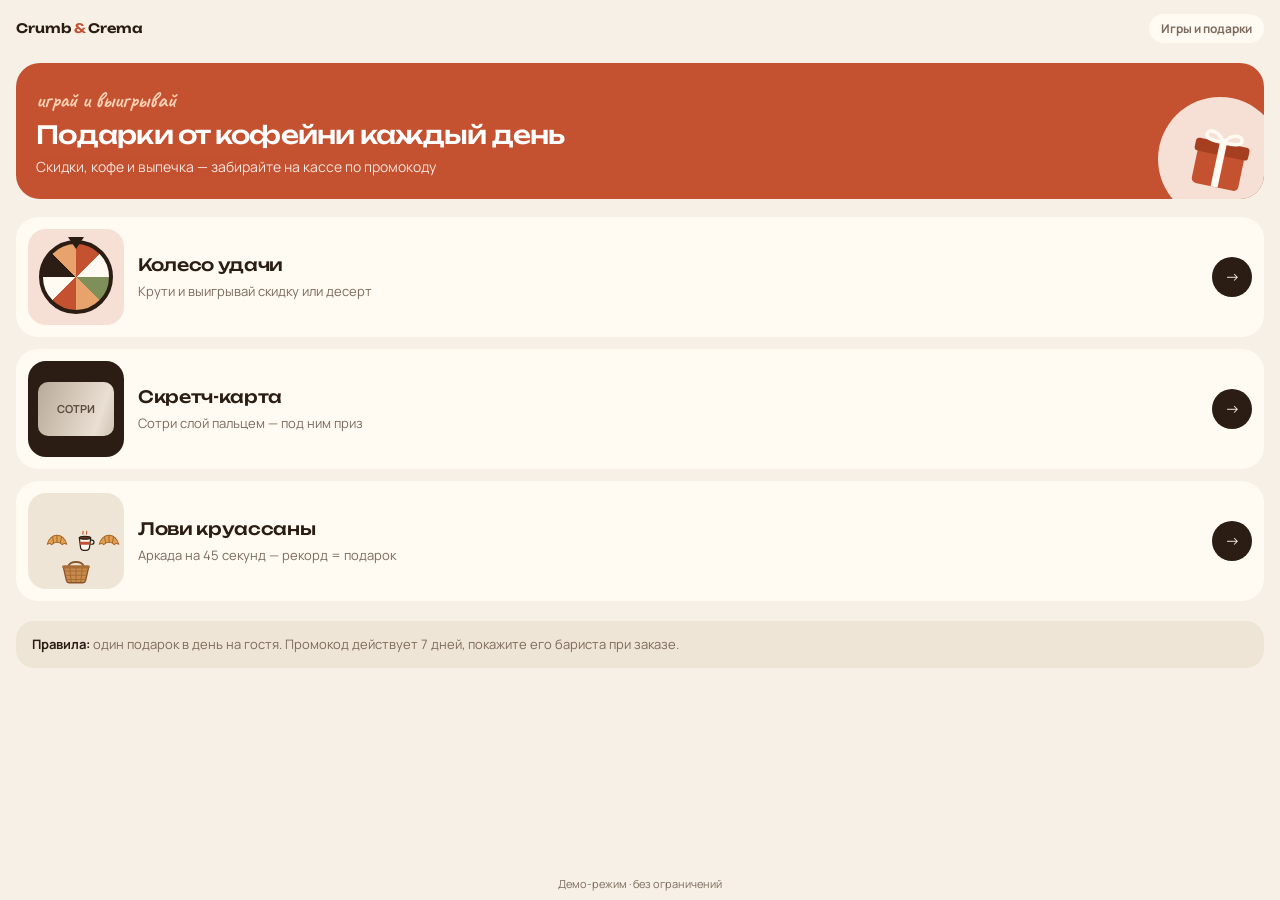
<file: games/index.html>
<!doctype html>
<html lang="ru">
<head>
<meta charset="utf-8">
<meta name="viewport" content="width=device-width, initial-scale=1, maximum-scale=1, viewport-fit=cover">
<title>CRUMB & CREMA — игры и подарки</title>
<script src="https://telegram.org/js/telegram-web-app.js"></script>
<link rel="preconnect" href="https://fonts.googleapis.com">
<link rel="preconnect" href="https://fonts.gstatic.com" crossorigin>
<link href="https://fonts.googleapis.com/css2?family=Unbounded:wght@500;600&family=Manrope:wght@400;500;600;700&family=Caveat:wght@700&display=swap" rel="stylesheet">
<link rel="stylesheet" href="common.css">
<style>
  body{padding-bottom:calc(40px + var(--safe-b))}
  .hero{margin:14px 16px 0;border-radius:24px;background:var(--accent);color:#fff;padding:22px 20px;position:relative;overflow:hidden}
  .hero .hand{color:#f8d0b4;font-size:22px}
  .hero h1{font-family:var(--display);font-weight:500;font-size:25px;line-height:1.1;letter-spacing:-.03em;margin-top:4px;max-width:78%}
  .hero p{opacity:.85;font-size:14px;margin-top:8px;max-width:72%}
  .hero .gift{position:absolute;right:-18px;bottom:-22px;width:124px;height:124px;border-radius:50%;background:#f6dfd4;display:grid;place-items:center;line-height:0;transform:rotate(12deg);animation:wiggle 3s ease-in-out infinite}
  @keyframes wiggle{0%,100%{transform:rotate(12deg)}50%{transform:rotate(2deg) translateY(-6px)}}
  .list{display:grid;gap:12px;padding:18px 16px 0}
  .card{display:flex;gap:14px;align-items:center;background:var(--surface);border-radius:22px;padding:12px;position:relative;opacity:0;transform:translateY(16px);animation:rise .6s var(--ease) forwards;transition:transform .25s var(--ease)}
  .card:active{transform:scale(.97)}
  .card:nth-child(2){animation-delay:.08s}
  .card:nth-child(3){animation-delay:.16s}
  @keyframes rise{to{opacity:1;transform:none}}
  .art{width:96px;height:96px;flex:none;border-radius:18px;overflow:hidden;position:relative;display:grid;place-items:center}
  .card b{display:block;font-family:var(--display);font-weight:500;font-size:17px;letter-spacing:-.02em}
  .card small{display:block;color:var(--muted);font-size:13px;margin-top:4px}
  .card .go{margin-left:auto;width:40px;height:40px;flex:none;border-radius:50%;background:var(--ink);color:var(--bg);display:grid;place-items:center}
  .done{position:absolute;right:12px;top:10px;font-size:11px;font-weight:700;color:var(--sage)}

  /* tiny animated previews */
  .a-wheel{background:#f6dfd4}
  .a-wheel .w{width:74px;height:74px;border-radius:50%;background:conic-gradient(#c4512f 0 45deg,#fffaf2 0 90deg,#7f8f5a 0 135deg,#e7a36b 0 180deg,#c4512f 0 225deg,#fffaf2 0 270deg,#2b1d14 0 315deg,#e7a36b 0);border:4px solid #2b1d14;animation:spin 6s cubic-bezier(.4,0,.2,1) infinite}
  .a-wheel::after{content:"";position:absolute;top:8px;left:50%;transform:translateX(-50%);border:8px solid transparent;border-top:12px solid #2b1d14}
  @keyframes spin{to{transform:rotate(1080deg)}}
  .a-scratch{background:#2b1d14}
  .a-scratch .s{width:76px;height:54px;border-radius:10px;background:linear-gradient(110deg,#b9aa99 0%,#e9dfd2 40%,#b9aa99 60%,#d5c9bb 100%);background-size:220% 100%;animation:shine 2.4s linear infinite;display:grid;place-items:center;font-size:11px;font-weight:700;color:#5b4c3f}
  @keyframes shine{to{background-position:-220% 0}}
  .a-catch{background:#efe5d6}
  .a-catch span{position:absolute;line-height:0;animation:drop 2.2s linear infinite}
  .a-catch span:nth-child(1){left:16px;animation-delay:0s}
  .a-catch span:nth-child(2){left:44px;animation-delay:.7s}
  .a-catch span:nth-child(3){left:68px;animation-delay:1.4s}
  .a-catch .basket{position:absolute;top:auto;bottom:2px;left:50%;transform:translateX(-50%);animation:slide 2.2s ease-in-out infinite}
  @keyframes drop{from{top:-30px}to{top:100px}}
  @keyframes slide{50%{transform:translateX(-80%)}}
  .rules{margin:20px 16px 0;background:var(--surface-2);border-radius:18px;padding:14px 16px;font-size:13px;color:var(--muted)}
  .rules b{color:var(--ink)}
</style>
</head>
<body>
  <div class="g-top">
    <span class="g-logo">Crumb <i>&amp;</i> Crema</span>
    <span class="g-badge" id="hello">Игры и подарки</span>
  </div>
  <div class="hero">
    <span class="hand">играй и выигрывай</span>
    <h1>Подарки от кофейни каждый день</h1>
    <p>Скидки, кофе и выпечка — забирайте на кассе по промокоду</p>
    <span class="gift" data-art="gift"></span>
  </div>
  <div class="list">
    <a class="card" href="wheel.html" data-game="wheel"><span class="art a-wheel"><span class="w"></span></span><span><b>Колесо удачи</b><small>Крути и выигрывай скидку или десерт</small></span><span class="go">→</span></a>
    <a class="card" href="scratch.html" data-game="scratch"><span class="art a-scratch"><span class="s">СОТРИ</span></span><span><b>Скретч-карта</b><small>Сотри слой пальцем — под ним приз</small></span><span class="go">→</span></a>
    <a class="card" href="catch.html" data-game="catch"><span class="art a-catch"><span data-art="croissant"></span><span data-art="cup"></span><span data-art="croissant"></span><span class="basket" data-art="basket"></span></span><span><b>Лови круассаны</b><small>Аркада на 45 секунд — рекорд = подарок</small></span><span class="go">→</span></a>
  </div>
  <div class="rules"><b>Правила:</b> один подарок в день на гостя. Промокод действует 7 дней, покажите его бариста при заказе.</div>

<script src="common.js"></script>
<script>
  const name = (GAME.tg && GAME.tg.initDataUnsafe && GAME.tg.initDataUnsafe.user && GAME.tg.initDataUnsafe.user.first_name) || (GAME.params.get('name') || '').split(' ')[0];
  if (name) document.getElementById('hello').textContent = `Привет, ${name}!`;
  document.querySelectorAll('[data-art]').forEach(el => { el.innerHTML = GAME.art(el.dataset.art, el.classList.contains('gift') ? 76 : el.classList.contains('basket') ? 34 : 26); });
  document.querySelectorAll('.card').forEach(c => {
    c.href = GAME.link(c.getAttribute('href'));
    if (GAME.playedToday(c.dataset.game)) c.insertAdjacentHTML('beforeend', '<span class="done">сыграно сегодня</span>');
  });
</script>
</body>
</html>
</file>
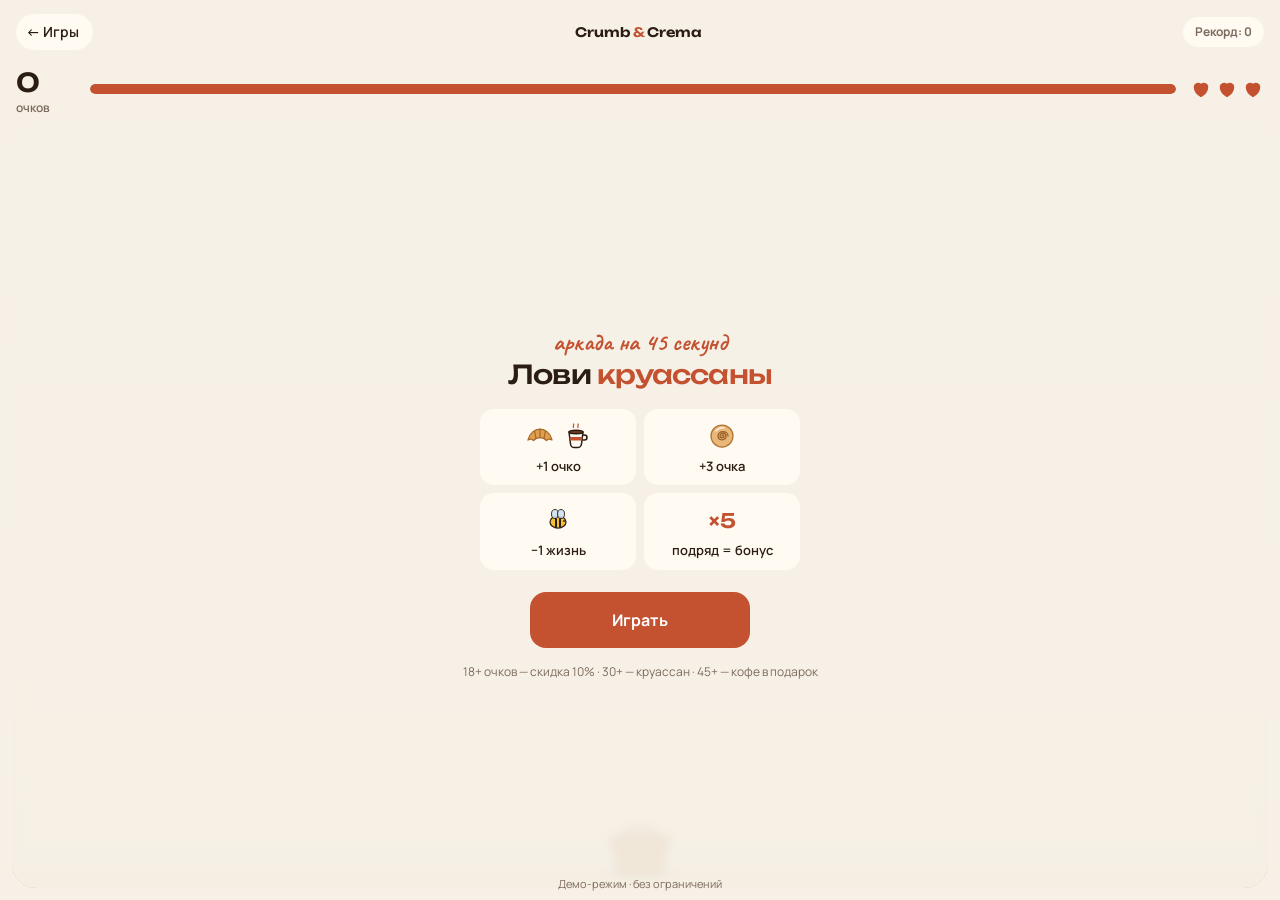
<file: games/catch.html>
<!doctype html>
<html lang="ru">
<head>
<meta charset="utf-8">
<meta name="viewport" content="width=device-width, initial-scale=1, maximum-scale=1, viewport-fit=cover">
<title>Лови круассаны — CRUMB & CREMA</title>
<script src="https://telegram.org/js/telegram-web-app.js"></script>
<link rel="preconnect" href="https://fonts.googleapis.com">
<link rel="preconnect" href="https://fonts.gstatic.com" crossorigin>
<link href="https://fonts.googleapis.com/css2?family=Unbounded:wght@500;600&family=Manrope:wght@400;500;600;700&family=Caveat:wght@700&display=swap" rel="stylesheet">
<link rel="stylesheet" href="common.css">
<style>
  body{overflow:hidden;height:100%}
  .wrap{position:fixed;inset:0;display:flex;flex-direction:column}
  .hud{display:flex;align-items:center;gap:10px;padding:8px 16px 10px}
  .score{font-family:var(--display);font-weight:600;font-size:26px;min-width:64px}
  .score small{font-family:'Manrope',sans-serif;font-size:12px;color:var(--muted);font-weight:600;display:block;line-height:1}
  .timer{flex:1;height:10px;border-radius:10px;background:var(--surface-2);overflow:hidden}
  .timer i{display:block;height:100%;width:100%;background:var(--accent);border-radius:10px;transform-origin:left}
  .lives{display:flex;gap:4px;justify-content:flex-end;min-width:78px}.lives svg{width:22px;height:22px}
  .field{position:relative;flex:1;margin:0 12px calc(12px + var(--safe-b));border-radius:24px;overflow:hidden;background:linear-gradient(180deg,#fffaf2 0%,#f3e7d5 100%);box-shadow:inset 0 0 0 2px rgba(43,29,20,.06)}
  canvas{position:absolute;inset:0;width:100%;height:100%;touch-action:none}
  .overlay{position:absolute;inset:0;display:flex;flex-direction:column;align-items:center;justify-content:center;text-align:center;padding:24px;background:rgba(246,240,230,.92);backdrop-filter:blur(4px);-webkit-backdrop-filter:blur(4px);transition:opacity .4s;z-index:2}
  .overlay.off{opacity:0;pointer-events:none}
  .overlay h2{font-family:var(--display);font-weight:500;font-size:26px;letter-spacing:-.03em;line-height:1.1}
  .overlay h2 span{color:var(--accent)}
  .rules{display:grid;grid-template-columns:1fr 1fr;gap:8px;margin:20px 0 22px;width:min(100%,320px)}
  .rules div{background:var(--surface);border-radius:14px;padding:10px;font-size:13px;font-weight:600}
  .rules .ri{display:flex;justify-content:center;gap:4px;height:34px;align-items:center;margin-bottom:4px}.rules .x5{font-family:var(--display);font-weight:600;font-size:20px;color:var(--accent)}
  .tiers{font-size:12px;color:var(--muted);margin-top:14px;line-height:1.7}
  .count{font-family:var(--display);font-weight:600;font-size:96px;color:var(--accent);animation:cnt .9s var(--ease)}
  @keyframes cnt{0%{transform:scale(2);opacity:0}40%{transform:scale(1);opacity:1}100%{opacity:.2}}
  .flash{position:absolute;inset:0;pointer-events:none;box-shadow:inset 0 0 0 0 rgba(217,54,62,0);transition:box-shadow .3s;z-index:1}
  .flash.on{box-shadow:inset 0 0 60px 10px rgba(217,54,62,.55);transition:none}
  .best{font-size:13px;color:var(--muted);margin-top:4px}
</style>
</head>
<body>
<div class="wrap">
  <div class="g-top"><a class="g-back" href="index.html">← Игры</a><span class="g-logo">Crumb <i>&amp;</i> Crema</span><span class="g-badge" id="bestBadge">Рекорд: 0</span></div>
  <div class="hud">
    <div class="score" id="score">0<small>очков</small></div>
    <div class="timer"><i id="timer"></i></div>
    <div class="lives" id="lives"></div>
  </div>
  <div class="field" id="field">
    <canvas id="cv"></canvas>
    <div class="flash" id="flash"></div>
    <div class="overlay" id="overlay">
      <span class="hand" style="font-size:24px">аркада на 45 секунд</span>
      <h2>Лови <span>круассаны</span></h2>
      <div class="rules">
        <div><span class="ri" data-art="croissant cup"></span>+1 очко</div>
        <div><span class="ri" data-art="swirl"></span>+3 очка</div>
        <div><span class="ri" data-art="bee"></span>−1 жизнь</div>
        <div><span class="ri"><b class="x5">×5</b></span>подряд = бонус</div>
      </div>
      <button class="btn" id="playBtn" style="min-width:220px">Играть</button>
      <p class="tiers">18+ очков — скидка 10% · 30+ — круассан · 45+ — кофе в подарок</p>
      <p class="best" id="bestLine"></p>
    </div>
  </div>
</div>

<script src="common.js"></script>
<script>
(() => {
  GAME.setupBack(true);
  const field = document.getElementById('field'), cv = document.getElementById('cv'), ctx = cv.getContext('2d');
  const overlay = document.getElementById('overlay'), playBtn = document.getElementById('playBtn');
  const $score = document.getElementById('score'), $timer = document.getElementById('timer'), $lives = document.getElementById('lives');
  const GAME_TIME = 45;
  const TYPES = [
    { kind: 'croissant', pts: 1, w: 50 },
    { kind: 'cup', pts: 1, w: 30 },
    { kind: 'swirl', pts: 3, w: 8, gold: true },
    { kind: 'bee', bad: true, w: 14 }
  ];
  const SPRITE = Object.fromEntries(['croissant', 'cup', 'swirl', 'bee', 'basket'].map(k => [k, GAME.artImage(k)]));
  document.querySelectorAll('.ri[data-art]').forEach(el => { el.innerHTML = el.dataset.art.split(' ').map(a => GAME.art(a, 32)).join(''); });
  const HEART = on => `<svg viewBox="0 0 24 24"><path d="M12 20s-7-4.4-7-10a4 4 0 0 1 7-2.6A4 4 0 0 1 19 10c0 5.6-7 10-7 10Z" fill="${on ? '#c4512f' : 'none'}" stroke="${on ? '#c4512f' : '#c9b9a8'}" stroke-width="1.8" stroke-linejoin="round"/></svg>`;
  const renderLives = () => { $lives.innerHTML = [0, 1, 2].map(i => HEART(i < Math.max(0, lives))).join(''); };
  const storeGet = k => { try { return +localStorage.getItem(k) || 0; } catch (e) { return 0; } };
  const storeSet = (k, v) => { try { localStorage.setItem(k, v); } catch (e) {} };
  let best = storeGet('cc-catch-best');
  const showBest = () => {
    document.getElementById('bestBadge').textContent = `Рекорд: ${best}`;
    const line = document.getElementById('bestLine'); // lives in the start screen, which the countdown replaces
    if (line) line.textContent = best ? `Ваш рекорд: ${best}` : '';
  };
  showBest();

  let W = 0, H = 0, dpr = 1;
  function resize() {
    const r = field.getBoundingClientRect();
    dpr = Math.min(2, devicePixelRatio || 1);
    W = r.width; H = r.height;
    cv.width = W * dpr; cv.height = H * dpr;
    ctx.setTransform(dpr, 0, 0, dpr, 0, 0);
  }
  resize();
  addEventListener('resize', resize);

  let running = false, items, parts, texts, score, lives, elapsed, spawnIn, px, tx, streak, shake, lastT, raf;
  const BASKET_Y = () => H - 46;

  function reset() {
    items = []; parts = []; texts = []; score = 0; lives = 3; elapsed = 0; spawnIn = .6; streak = 0; shake = 0;
    px = tx = W / 2;
    $score.innerHTML = '0<small>очков</small>'; renderLives(); $timer.style.transform = 'scaleX(1)';
  }

  function spawn() {
    const types = TYPES.map(t => t.bad ? { ...t, w: t.w + elapsed * .35 } : t); // more bees as time goes on
    const t = GAME.pick(types);
    const speed = (150 + elapsed * 5.5 + Math.random() * 70) * (H / 640);
    items.push({ ...t, x: 30 + Math.random() * (W - 60), y: -30, vy: speed, phase: Math.random() * 6, rot: (Math.random() - .5) * 1.2, spin: (Math.random() - .5) * 2 });
  }

  function burst(x, y, gold) {
    const colors = gold ? ['#e7a36b', '#ffd27a', '#c4512f'] : ['#d9a066', '#b97a3c', '#f0cf9b'];
    for (let i = 0; i < 12; i++) parts.push({ x, y, vx: (Math.random() - .5) * 240, vy: -Math.random() * 220 - 40, life: .7, c: colors[i % colors.length], r: 2 + Math.random() * 3 });
  }

  function catchItem(it) {
    if (it.bad) {
      lives--; streak = 0; shake = 14;
      renderLives();
      const f = document.getElementById('flash'); f.classList.add('on'); setTimeout(() => f.classList.remove('on'), 60);
      texts.push({ x: it.x, y: it.y, t: 'ой!', c: '#d9363e', life: .9 });
      GAME.haptic('n', 'error');
      if (lives <= 0) end();
      return;
    }
    streak++;
    let gain = it.pts;
    if (streak % 5 === 0) { gain += 2; texts.push({ x: W / 2, y: H * .35, t: `Комбо ×${streak / 5}  +2`, c: '#c4512f', life: 1.1, big: true }); GAME.haptic('n', 'success'); }
    else GAME.haptic('i', 'light');
    score += gain;
    $score.innerHTML = `${score}<small>очков</small>`;
    $score.animate([{ transform: 'scale(1.25)' }, { transform: 'scale(1)' }], { duration: 250 });
    texts.push({ x: it.x, y: it.y - 10, t: `+${it.pts}`, c: it.gold ? '#c4512f' : '#2b1d14', life: .8 });
    burst(it.x, it.y, it.gold);
  }

  function frame(t) {
    const dt = Math.min(.05, (t - lastT) / 1000); lastT = t;
    if (running) {
      elapsed += dt;
      $timer.style.transform = `scaleX(${Math.max(0, 1 - elapsed / GAME_TIME)})`;
      if (elapsed >= GAME_TIME) { end(); }
      spawnIn -= dt;
      if (spawnIn <= 0) { spawn(); spawnIn = Math.max(.32, .85 - elapsed * .012) * (.7 + Math.random() * .6); }
    }
    px += (tx - px) * Math.min(1, dt * 16);
    const by = BASKET_Y();
    items.forEach(it => {
      it.y += it.vy * dt;
      it.rot += it.spin * dt;
      if (it.bad) it.x += Math.sin(elapsed * 5 + it.phase) * 90 * dt; // bees zig-zag
      if (running && !it.hit && it.y > by - 34 && it.y < by + 8 && Math.abs(it.x - px) < 50) { it.hit = true; catchItem(it); }
    });
    items = items.filter(it => !it.hit && it.y < H + 40);
    parts.forEach(p => { p.vy += 600 * dt; p.x += p.vx * dt; p.y += p.vy * dt; p.life -= dt; });
    parts = parts.filter(p => p.life > 0);
    texts.forEach(s => { s.y -= 50 * dt; s.life -= dt; });
    texts = texts.filter(s => s.life > 0);
    shake *= .86;
    draw();
    raf = requestAnimationFrame(frame);
  }

  function draw() {
    ctx.save();
    ctx.clearRect(0, 0, W, H);
    if (shake > .5) ctx.translate((Math.random() - .5) * shake, (Math.random() - .5) * shake);
    // counter top at the bottom of the field
    ctx.fillStyle = '#e6d3ba'; ctx.fillRect(0, H - 18, W, 18);
    ctx.fillStyle = 'rgba(43,29,20,.08)'; for (let x = 0; x < W; x += 26) ctx.fillRect(x, H - 18, 1, 18);
    ctx.textAlign = 'center'; ctx.textBaseline = 'middle';
    // colour emoji take the fill alpha on some platforms (Chrome/Windows), so draw them with an opaque fill
    ctx.fillStyle = '#000';
    items.forEach(it => {
      ctx.save(); ctx.translate(it.x, it.y); ctx.rotate(it.rot);
      if (it.gold) { ctx.shadowColor = 'rgba(231,163,107,.9)'; ctx.shadowBlur = 18; }
      ctx.drawImage(SPRITE[it.kind], -22, -22, 44, 44);
      ctx.restore();
    });
    parts.forEach(p => { ctx.globalAlpha = Math.max(0, p.life / .7); ctx.fillStyle = p.c; ctx.beginPath(); ctx.arc(p.x, p.y, p.r, 0, 7); ctx.fill(); });
    ctx.globalAlpha = 1;
    // basket with a soft shadow
    const by = BASKET_Y();
    ctx.fillStyle = 'rgba(43,29,20,.15)'; ctx.beginPath(); ctx.ellipse(px, H - 16, 40, 7, 0, 0, 7); ctx.fill();
    ctx.drawImage(SPRITE.basket, px - 38, by - 34, 76, 76);
    texts.forEach(s => {
      ctx.globalAlpha = Math.min(1, s.life * 1.6);
      ctx.fillStyle = s.c; ctx.font = `${s.big ? 700 : 800} ${s.big ? 22 : 20}px Manrope, sans-serif`;
      ctx.fillText(s.t, s.x, s.y);
    });
    ctx.globalAlpha = 1;
    ctx.restore();
  }

  // controls: drag anywhere on the field, or arrow keys
  const toX = e => { const r = cv.getBoundingClientRect(); tx = Math.max(30, Math.min(W - 30, e.clientX - r.left)); };
  cv.addEventListener('pointerdown', e => { cv.setPointerCapture(e.pointerId); toX(e); });
  cv.addEventListener('pointermove', toX); // touch drag on phones, plain hover with a mouse
  const keys = {};
  addEventListener('keydown', e => { keys[e.key] = true; });
  addEventListener('keyup', e => { keys[e.key] = false; });
  setInterval(() => { if (keys.ArrowLeft) tx = Math.max(30, tx - 22); if (keys.ArrowRight) tx = Math.min(W - 30, tx + 22); }, 16);

  function countdown(n, cb) {
    overlay.innerHTML = `<span class="count">${n}</span>`;
    GAME.haptic('i', 'medium');
    setTimeout(() => n > 1 ? countdown(n - 1, cb) : cb(), 700);
  }
  const rulesHTML = overlay.innerHTML;
  function start() {
    if (GAME.playedToday('catch')) return;
    reset();
    overlay.classList.remove('off');
    countdown(3, () => { overlay.classList.add('off'); running = true; });
  }
  function end() {
    if (!running) return;
    running = false;
    if (score > best) { best = score; storeSet('cc-catch-best', best); showBest(); }
    const tier = score >= 45 ? { p: 'Капучино в подарок', icon: 'cup' } : score >= 30 ? { p: 'Круассан в подарок', icon: 'croissant' } : score >= 18 ? { p: 'Скидка 10% на заказ', icon: 'percent' } : null;
    const again = () => { overlay.innerHTML = rulesHTML; overlay.classList.remove('off'); document.getElementById('playBtn').onclick = start; showBest(); };
    setTimeout(() => {
      if (tier) GAME.showResult({ game: 'catch', win: true, prize: tier.p, icon: tier.icon, title: `${score} очков!`, text: `Отличная реакция! Ваш приз: ${tier.p}`, onAgain: again });
      else GAME.showResult({ game: 'catch', win: false, icon: 'bee', title: `${score} очков`, text: 'Для подарка нужно 18+. Ещё чуть-чуть!', onAgain: GAME.tg ? null : again });
    }, 400);
  }
  playBtn.onclick = start;
  if (GAME.playedToday('catch')) { playBtn.disabled = true; playBtn.textContent = 'Приходите завтра'; }
  document.addEventListener('visibilitychange', () => { if (document.hidden) lastT = performance.now(); });
  reset();
  lastT = performance.now();
  raf = requestAnimationFrame(frame);
})();
</script>
</body>
</html>
</file>
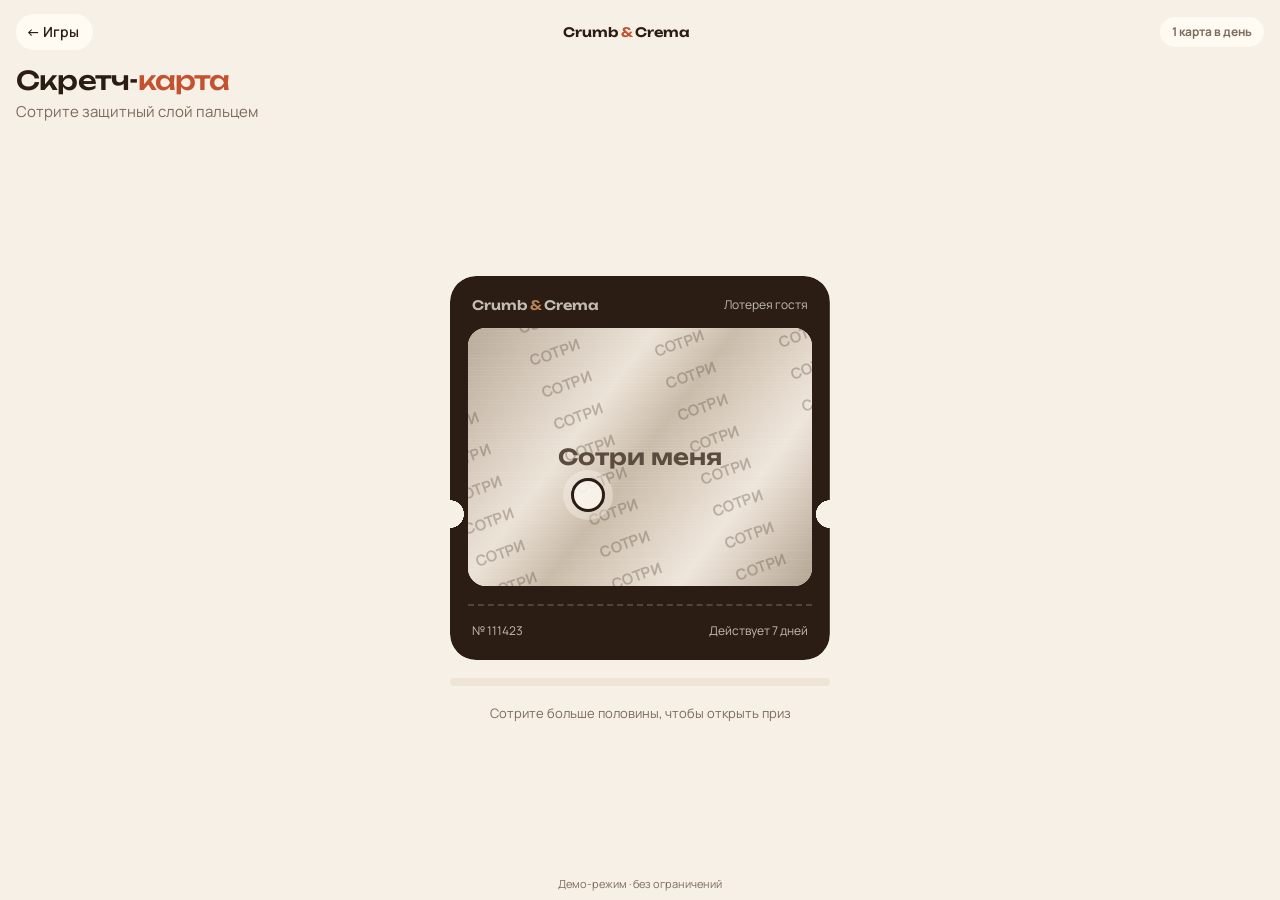
<file: games/scratch.html>
<!doctype html>
<html lang="ru">
<head>
<meta charset="utf-8">
<meta name="viewport" content="width=device-width, initial-scale=1, maximum-scale=1, viewport-fit=cover">
<title>Скретч-карта — CRUMB & CREMA</title>
<script src="https://telegram.org/js/telegram-web-app.js"></script>
<link rel="preconnect" href="https://fonts.googleapis.com">
<link rel="preconnect" href="https://fonts.gstatic.com" crossorigin>
<link href="https://fonts.googleapis.com/css2?family=Unbounded:wght@500;600&family=Manrope:wght@400;500;600;700&family=Caveat:wght@700&display=swap" rel="stylesheet">
<link rel="stylesheet" href="common.css">
<style>
  body{display:flex;flex-direction:column;min-height:100%;padding-bottom:calc(24px + var(--safe-b))}
  .stage{flex:1;display:flex;flex-direction:column;align-items:center;justify-content:center;gap:18px;padding:20px 16px}
  /* a ticket with punched notches on the sides */
  .ticket{position:relative;width:min(90vw,380px);background:var(--ink);border-radius:26px;padding:18px;color:var(--bg);
    -webkit-mask:radial-gradient(circle 14px at 0 62%,transparent 98%,#000) left/51% 100% no-repeat,radial-gradient(circle 14px at 100% 62%,transparent 98%,#000) right/51% 100% no-repeat;
            mask:radial-gradient(circle 14px at 0 62%,transparent 98%,#000) left/51% 100% no-repeat,radial-gradient(circle 14px at 100% 62%,transparent 98%,#000) right/51% 100% no-repeat;
    box-shadow:0 30px 60px -30px rgba(43,29,20,.6)}
  .t-head{display:flex;justify-content:space-between;align-items:center;font-size:12px;opacity:.75;padding:2px 4px 14px}
  .t-head b{font-family:var(--display);font-weight:600;font-size:13px;opacity:1}
  .t-head b i{font-style:normal;color:var(--accent-2)}
  .area{position:relative;aspect-ratio:4/3;border-radius:18px;overflow:hidden;background:var(--surface)}
  .prize{position:absolute;inset:0;display:flex;flex-direction:column;align-items:center;justify-content:center;gap:6px;color:var(--ink);text-align:center;padding:16px}
  .prize .e{line-height:0}
  .prize b{font-family:var(--display);font-weight:500;font-size:22px;letter-spacing:-.02em}
  .prize small{color:var(--muted)}
  .prize.pop .e{animation:pop .7s var(--ease)}
  @keyframes pop{0%{transform:scale(.3) rotate(-25deg)}60%{transform:scale(1.2) rotate(8deg)}100%{transform:none}}
  #coat{position:absolute;inset:0;width:100%;height:100%;touch-action:none;cursor:grab;transition:opacity .7s var(--ease)}
  #coat.gone{opacity:0;pointer-events:none}
  .finger{position:absolute;left:30%;top:58%;width:34px;height:34px;border-radius:50%;background:rgba(255,250,242,.85);border:3px solid #2b1d14;box-shadow:0 0 0 8px rgba(255,250,242,.35);pointer-events:none;animation:swipe 1.6s ease-in-out infinite}
  @keyframes swipe{0%,100%{transform:translate(0,0) rotate(-10deg)}50%{transform:translate(120px,-20px) rotate(10deg)}}
  .t-foot{display:flex;justify-content:space-between;align-items:center;padding:16px 4px 2px;font-size:12px;opacity:.75;border-top:2px dashed rgba(246,240,230,.25);margin-top:18px}
  .bar{width:min(90vw,380px);height:8px;border-radius:8px;background:var(--surface-2);overflow:hidden}
  .bar i{display:block;height:100%;width:0;background:var(--accent);border-radius:8px;transition:width .3s var(--ease)}
  .hint{font-size:13px;color:var(--muted)}
  .locked{position:absolute;inset:0;background:rgba(43,29,20,.85);display:grid;place-items:center;text-align:center;color:var(--bg);padding:20px;font-weight:600;z-index:3}
</style>
</head>
<body>
  <div class="g-top"><a class="g-back" href="index.html">← Игры</a><span class="g-logo">Crumb <i>&amp;</i> Crema</span><span class="g-badge">1 карта в день</span></div>
  <h1 class="g-title">Скретч-<span>карта</span></h1>
  <p class="g-sub">Сотрите защитный слой пальцем</p>

  <div class="stage">
    <div class="ticket">
      <div class="t-head"><b>Crumb <i>&amp;</i> Crema</b><span>Лотерея гостя</span></div>
      <div class="area" id="area">
        <div class="prize" id="prize"><span class="e" id="pE"></span><b id="pT"></b><small id="pS"></small></div>
        <canvas id="coat"></canvas>
        <span class="finger" id="finger"></span>
      </div>
      <div class="t-foot"><span id="ticketNo"></span><span>Действует 7 дней</span></div>
    </div>
    <div class="bar"><i id="bar"></i></div>
    <span class="hint" id="hint">Сотрите больше половины, чтобы открыть приз</span>
  </div>

<script src="common.js"></script>
<script>
(() => {
  GAME.setupBack(true);
  const PRIZES = [
    { e: 'percent', t: 'Скидка 10%', p: 'Скидка 10% на заказ', w: 30 },
    { e: 'croissant', t: 'Круассан', p: 'Круассан в подарок', w: 15 },
    { e: 'cup', t: 'Капучино', p: 'Капучино в подарок', w: 8 },
    { e: 'percent', t: 'Скидка 20%', p: 'Скидка 20% на заказ', w: 5 },
    { e: 'swirl', t: 'Синнабон', p: 'Синнабон в подарок', w: 7 },
    { e: 'percent', t: 'Скидка 5%', p: 'Скидка 5% на заказ', w: 10 },
    { e: 'moon', t: 'Повезёт завтра', lose: true, w: 25 }
  ];
  const area = document.getElementById('area'), canvas = document.getElementById('coat'), ctx = canvas.getContext('2d');
  const bar = document.getElementById('bar'), finger = document.getElementById('finger');
  let prize, revealed, scratching, last, moves, lastBuzz;

  function paintCoat() {
    const r = area.getBoundingClientRect(), dpr = Math.min(2, devicePixelRatio || 1);
    canvas.width = r.width * dpr; canvas.height = r.height * dpr;
    ctx.setTransform(dpr, 0, 0, dpr, 0, 0);
    ctx.globalCompositeOperation = 'source-over';
    // brushed-metal coating in the cafe's warm tones
    const g = ctx.createLinearGradient(0, 0, r.width, r.height);
    g.addColorStop(0, '#b9aa99'); g.addColorStop(.35, '#ece3d7'); g.addColorStop(.5, '#c9bba9'); g.addColorStop(.75, '#efe6db'); g.addColorStop(1, '#b3a391');
    ctx.fillStyle = g; ctx.fillRect(0, 0, r.width, r.height);
    for (let y = 0; y < r.height; y += 3) { ctx.fillStyle = `rgba(255,255,255,${Math.random() * .08})`; ctx.fillRect(0, y, r.width, 1); }
    ctx.save();
    ctx.translate(r.width / 2, r.height / 2); ctx.rotate(-.35);
    ctx.font = '700 15px Manrope, sans-serif'; ctx.fillStyle = 'rgba(91,76,63,.35)'; ctx.textAlign = 'center';
    for (let y = -r.height; y < r.height; y += 34) for (let x = -r.width; x < r.width; x += 120) ctx.fillText('СОТРИ', x + (y / 34 % 2 ? 60 : 0), y);
    ctx.restore();
    ctx.font = '600 22px Unbounded, sans-serif'; ctx.fillStyle = '#5b4c3f'; ctx.textAlign = 'center';
    ctx.fillText('Сотри меня', r.width / 2, r.height / 2 + 8);
  }

  function newTicket() {
    prize = GAME.pick(PRIZES);
    revealed = false; scratching = false; moves = 0; lastBuzz = 0;
    document.getElementById('pE').innerHTML = GAME.art(prize.e, 84);
    document.getElementById('pT').textContent = prize.t;
    document.getElementById('pS').textContent = prize.lose ? 'Сегодня без подарка' : 'Ваш подарок!';
    document.getElementById('prize').classList.remove('pop');
    document.getElementById('ticketNo').textContent = '№ ' + String(Math.floor(Math.random() * 900000) + 100000);
    canvas.classList.remove('gone');
    finger.style.display = '';
    bar.style.width = '0';
    paintCoat();
  }

  const pos = e => { const r = canvas.getBoundingClientRect(); return [e.clientX - r.left, e.clientY - r.top]; };
  function scratch(e) {
    const [x, y] = pos(e);
    ctx.globalCompositeOperation = 'destination-out';
    ctx.lineWidth = 46; ctx.lineCap = 'round'; ctx.lineJoin = 'round';
    ctx.beginPath(); ctx.moveTo(...(last || [x, y])); ctx.lineTo(x, y); ctx.stroke();
    last = [x, y];
    const now = performance.now();
    if (now - lastBuzz > 90) { GAME.haptic('i', 'soft'); lastBuzz = now; }
    if (++moves % 6 === 0) check();
  }
  // estimate how much is cleared by sampling the alpha channel on a coarse grid
  function check() {
    const { width: w, height: h } = canvas, data = ctx.getImageData(0, 0, w, h).data;
    let clear = 0, total = 0;
    for (let i = 3; i < data.length; i += 4 * 24) { total++; if (data[i] < 40) clear++; }
    const pct = clear / total;
    bar.style.width = Math.min(100, pct / .55 * 100) + '%';
    if (pct > .55 && !revealed) reveal();
  }
  function reveal() {
    revealed = true;
    canvas.classList.add('gone');
    document.getElementById('prize').classList.add('pop');
    bar.style.width = '100%';
    const again = () => newTicket();
    setTimeout(() => {
      if (prize.lose) GAME.showResult({ game: 'scratch', win: false, icon: 'moon', title: 'Повезёт завтра', text: 'На этой карте пусто. Новая карта будет ждать вас завтра.', onAgain: GAME.tg ? null : again });
      else GAME.showResult({ game: 'scratch', win: true, prize: prize.p, icon: prize.e, text: prize.p, onAgain: again });
    }, 900);
  }

  canvas.addEventListener('pointerdown', e => { if (revealed) return; scratching = true; last = null; finger.style.display = 'none'; canvas.setPointerCapture(e.pointerId); scratch(e); });
  canvas.addEventListener('pointermove', e => scratching && scratch(e));
  ['pointerup', 'pointercancel'].forEach(t => canvas.addEventListener(t, () => { scratching = false; last = null; if (!revealed) check(); }));
  addEventListener('resize', () => { if (!revealed && !moves) paintCoat(); });

  newTicket();
  document.fonts && document.fonts.ready.then(() => { if (!moves) paintCoat(); });
  if (GAME.playedToday('scratch')) area.insertAdjacentHTML('beforeend', '<div class="locked">Сегодняшняя карта уже открыта.<br>Новая будет завтра.</div>');
})();
</script>
</body>
</html>
</file>
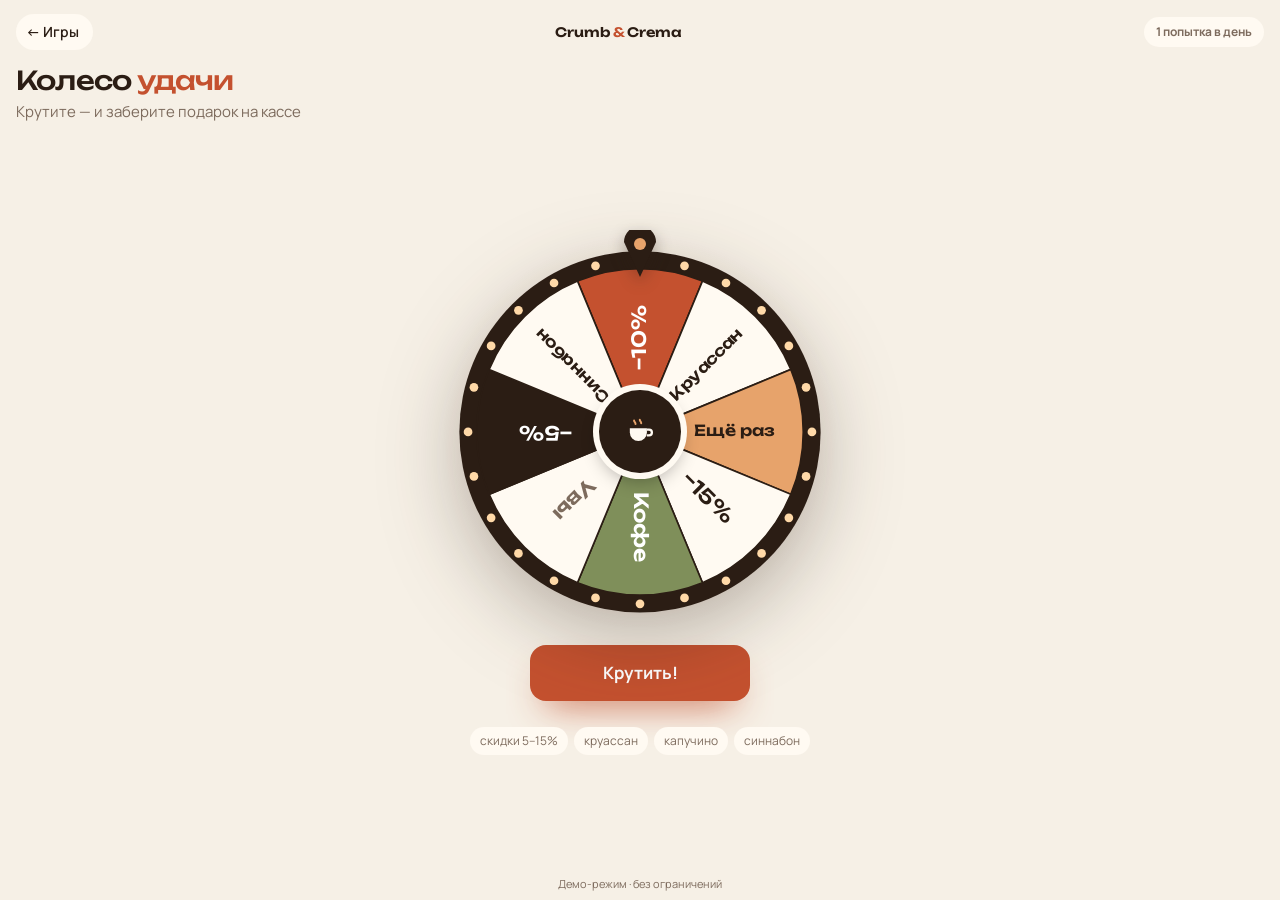
<file: games/wheel.html>
<!doctype html>
<html lang="ru">
<head>
<meta charset="utf-8">
<meta name="viewport" content="width=device-width, initial-scale=1, maximum-scale=1, viewport-fit=cover">
<title>Колесо удачи — CRUMB & CREMA</title>
<script src="https://telegram.org/js/telegram-web-app.js"></script>
<link rel="preconnect" href="https://fonts.googleapis.com">
<link rel="preconnect" href="https://fonts.gstatic.com" crossorigin>
<link href="https://fonts.googleapis.com/css2?family=Unbounded:wght@500;600&family=Manrope:wght@400;500;600;700&family=Caveat:wght@700&display=swap" rel="stylesheet">
<link rel="stylesheet" href="common.css">
<style>
  body{display:flex;flex-direction:column;min-height:100%;padding-bottom:calc(24px + var(--safe-b))}
  .stage{flex:1;display:flex;flex-direction:column;align-items:center;justify-content:center;gap:26px;padding:20px 16px}
  .wheel-box{position:relative;width:min(86vw,370px);aspect-ratio:1}
  .wheel-box::before{content:"";position:absolute;inset:-14px;border-radius:50%;background:radial-gradient(circle,rgba(196,81,47,.18),transparent 70%)}
  #wheel{width:100%;height:100%;filter:drop-shadow(0 24px 40px rgba(43,29,20,.3))}
  .lamp{animation:blink 1s steps(1) infinite}
  .lamp.odd{animation-delay:.5s}
  .spinning .lamp{animation-duration:.25s}
  @keyframes blink{50%{fill:#5a4334}}
  .pointer{position:absolute;left:50%;top:-14px;width:38px;height:48px;transform-origin:50% 22%;transform:translateX(-50%);z-index:2;filter:drop-shadow(0 6px 8px rgba(43,29,20,.35))}
  .pointer.kick{animation:kick .14s ease-out}
  @keyframes kick{50%{transform:translateX(-50%) rotate(-22deg)}}
  .hub{position:absolute;inset:39%;border-radius:50%;background:var(--ink);display:grid;place-items:center;box-shadow:0 0 0 6px var(--surface),0 8px 18px rgba(0,0,0,.3);z-index:1;pointer-events:none}
  .hub svg{width:56%;height:56%}
  .spin-btn{min-width:220px;font-size:17px;box-shadow:0 18px 36px -16px rgba(196,81,47,.9)}
  .toast{position:fixed;left:50%;top:22%;transform:translate(-50%,-20px);background:var(--ink);color:var(--bg);padding:12px 20px;border-radius:999px;font-weight:700;opacity:0;pointer-events:none;transition:opacity .3s,transform .4s var(--ease);z-index:50}
  .toast.on{opacity:1;transform:translate(-50%,0)}
  .prizes{display:flex;gap:6px;flex-wrap:wrap;justify-content:center;padding:0 16px;font-size:12px;color:var(--muted)}
  .prizes span{background:var(--surface);padding:5px 10px;border-radius:999px}
</style>
</head>
<body>
  <div class="g-top"><a class="g-back" href="index.html">← Игры</a><span class="g-logo">Crumb <i>&amp;</i> Crema</span><span class="g-badge">1 попытка в день</span></div>
  <h1 class="g-title">Колесо <span>удачи</span></h1>
  <p class="g-sub">Крутите — и заберите подарок на кассе</p>

  <div class="stage">
    <div class="wheel-box">
      <svg class="pointer" id="pointer" viewBox="0 0 38 48"><path d="M19 47 3 12a16 16 0 1 1 32 0L19 47Z" fill="#2b1d14"/><circle cx="19" cy="14" r="6" fill="#e7a36b"/></svg>
      <svg id="wheel" viewBox="-170 -170 340 340"></svg>
      <div class="hub"><svg viewBox="0 0 32 32" fill="none"><path d="M9 14h12v3a6 6 0 0 1-12 0v-3Z" fill="#fffaf2"/><path d="M21 15h1.5a2 2 0 0 1 0 4H21" stroke="#fffaf2" stroke-width="1.6"/><path d="M12 8.5c0 1.2 1 1.2 1 2.4M16 8c0 1.2 1 1.2 1 2.4" stroke="#e7a36b" stroke-width="1.4" stroke-linecap="round"/></svg></div>
    </div>
    <button class="btn spin-btn" id="spinBtn">Крутить!</button>
    <div class="prizes"><span>скидки 5–15%</span><span>круассан</span><span>капучино</span><span>синнабон</span></div>
  </div>
  <div class="toast" id="toast"></div>

<script src="common.js"></script>
<script>
(() => {
  GAME.setupBack(true);
  // one wheel, four businesses: ?skin=barber|auto|dental re-themes it for the showcase (Telegram always uses the cafe)
  const seg = (label, prize, w, bg, fg, icon = 'percent') => ({ label, prize, w, bg, fg, icon });
  const SKINS = {
    cafe: {
      brand: 'Crumb <i>&amp;</i> Crema', sub: 'Крутите — и заберите подарок на кассе',
      rim: '#2b1d14', pointer: '#2b1d14', pin: '#e7a36b', lamp: '#ffd9a8', btnInk: '#fff', vars: {},
      pills: ['скидки 5–15%', 'круассан', 'капучино', 'синнабон'],
      seg: [seg('−10%', 'Скидка 10% на заказ', 22, '#c4512f', '#fff'), seg('Круассан', 'Круассан в подарок', 12, '#fffaf2', '#2b1d14', 'croissant'),
        { label: 'Ещё раз', again: true, w: 10, bg: '#e7a36b', fg: '#2b1d14' }, seg('−15%', 'Скидка 15% на заказ', 8, '#fffaf2', '#2b1d14'),
        seg('Кофе', 'Капучино в подарок', 6, '#7f8f5a', '#fff', 'cup'), { label: 'Увы', lose: true, w: 22, bg: '#fffaf2', fg: '#7d6b5d' },
        seg('−5%', 'Скидка 5% на заказ', 16, '#2b1d14', '#fff'), seg('Синнабон', 'Синнабон в подарок', 4, '#fffaf2', '#2b1d14', 'swirl')]
    },
    barber: {
      brand: 'Brass <i>&amp;</i> Blade', sub: 'Крутите — подарок применим при следующей стрижке',
      rim: '#c9a36a', pointer: '#c9a36a', pin: '#0b0a09', lamp: '#ffe7b8', btnInk: '#120f0b',
      vars: { '--bg': '#0b0a09', '--surface': '#171411', '--surface-2': '#211d19', '--ink': '#f2ede4', '--muted': '#9a9186', '--accent': '#c9a36a' },
      pills: ['скидки до 20%', 'укладка', 'бритьё', 'уход за бородой'],
      seg: [seg('−10%', 'Скидка 10% на стрижку', 22, '#c9a36a', '#120f0b'), seg('Укладка', 'Укладка в подарок', 12, '#211d19', '#f2ede4', 'gift'),
        { label: 'Ещё раз', again: true, w: 10, bg: '#8a6a3c', fg: '#f2ede4' }, seg('−20%', 'Скидка 20% на стрижку', 6, '#211d19', '#f2ede4'),
        seg('Бритьё', 'Королевское бритьё в подарок', 4, '#e2c792', '#120f0b', 'gift'), { label: 'Увы', lose: true, w: 22, bg: '#211d19', fg: '#9a9186' },
        seg('−5%', 'Скидка 5% на стрижку', 16, '#f2ede4', '#120f0b'), seg('Борода', 'Уход за бородой в подарок', 8, '#211d19', '#f2ede4', 'gift')]
    },
    auto: {
      brand: 'GLOSS<i>WORKS</i>', sub: 'Крутите — подарок применим при следующем визите',
      rim: '#2a2d32', pointer: '#ff6a1a', pin: '#0c0d0f', lamp: '#ffb27a', btnInk: '#0c0d0f',
      vars: { '--bg': '#0c0d0f', '--surface': '#16181b', '--surface-2': '#1f2226', '--ink': '#f1f2f4', '--muted': '#8b9099', '--accent': '#ff6a1a' },
      pills: ['скидки до 15%', 'антидождь', 'мойка', 'озонирование'],
      seg: [seg('−10%', 'Скидка 10% на детейлинг', 22, '#ff6a1a', '#0c0d0f'), seg('Антидождь', 'Антидождь в подарок', 12, '#1f2226', '#f1f2f4', 'gift'),
        { label: 'Ещё раз', again: true, w: 10, bg: '#3a3d43', fg: '#f1f2f4' }, seg('−15%', 'Скидка 15% на полировку', 8, '#1f2226', '#f1f2f4'),
        seg('Мойка', 'Детейлинг-мойка в подарок', 5, '#f1f2f4', '#0c0d0f', 'gift'), { label: 'Увы', lose: true, w: 22, bg: '#1f2226', fg: '#8b9099' },
        seg('−5%', 'Скидка 5% на любую услугу', 16, '#ffb27a', '#0c0d0f'), seg('Озон', 'Озонирование в подарок', 5, '#1f2226', '#f1f2f4', 'gift')]
    },
    dental: {
      brand: 'Lumio <i>Dental</i>', sub: 'Крутите — подарок применим на следующем приёме',
      rim: '#0f1c2b', pointer: '#0f1c2b', pin: '#3aa8e0', lamp: '#bfe6fb', btnInk: '#fff',
      vars: { '--bg': '#f3f7fa', '--surface': '#ffffff', '--surface-2': '#e7eef3', '--ink': '#0f1c2b', '--muted': '#6a7888', '--accent': '#3aa8e0' },
      pills: ['скидки до 15%', 'профчистка', 'осмотр', 'щётка'],
      seg: [seg('−10%', 'Скидка 10% на лечение', 22, '#3aa8e0', '#fff'), seg('Чистка', 'Скидка 50% на профчистку', 10, '#ffffff', '#0f1c2b', 'gift'),
        { label: 'Ещё раз', again: true, w: 10, bg: '#7cc8ef', fg: '#0f1c2b' }, seg('−15%', 'Скидка 15% на отбеливание', 8, '#ffffff', '#0f1c2b'),
        seg('Осмотр', 'Бесплатный осмотр и план лечения', 14, '#0f1c2b', '#fff', 'gift'), { label: 'Увы', lose: true, w: 20, bg: '#ffffff', fg: '#6a7888' },
        seg('−5%', 'Скидка 5% на любые услуги', 14, '#e3f3fc', '#0f1c2b'), seg('Щётка', 'Электрическая щётка в подарок', 2, '#ffffff', '#0f1c2b', 'gift')]
    }
  };
  const SKIN = (!GAME.tg && SKINS[GAME.params.get('skin')]) || SKINS.cafe;
  const SEG = SKIN.seg.map(s => s.lose ? { ...s, icon: 'moon' } : s);
  Object.entries(SKIN.vars).forEach(([k, v]) => document.documentElement.style.setProperty(k, v));
  document.querySelectorAll('.g-logo').forEach(e => { e.innerHTML = SKIN.brand; });
  document.querySelector('.g-sub').textContent = SKIN.sub;
  document.querySelector('.prizes').innerHTML = SKIN.pills.map(p => `<span>${p}</span>`).join('');
  document.querySelector('#pointer path').setAttribute('fill', SKIN.pointer);
  document.querySelector('#pointer circle').setAttribute('fill', SKIN.pin);
  document.querySelector('.hub').style.background = SKIN.rim;
  document.getElementById('spinBtn').style.color = SKIN.btnInk;
  if (SKIN !== SKINS.cafe) document.querySelector('.hub').innerHTML = `<span style="font-family:Unbounded,sans-serif;font-weight:600;font-size:13px;color:${SKIN.pointer === SKIN.rim ? SKIN.pin : SKIN.pointer}">${SKIN.brand.replace(/<[^>]+>/g, '').replace('&amp;', '&').split(/[\s&]+/).filter(Boolean).map(w => w[0]).join('').slice(0, 2)}</span>`;
  const N = SEG.length, STEP = 360 / N, R = 150;
  const svg = document.getElementById('wheel');
  const pt = (a, r) => [r * Math.sin(a * Math.PI / 180), -r * Math.cos(a * Math.PI / 180)];

  // draw: segment i is centred at angle i*STEP (clockwise from the top)
  let html = `<circle r="${R + 16}" fill="${SKIN.rim}"/><g id="rot">`;
  SEG.forEach((s, i) => {
    const c = i * STEP, [x0, y0] = pt(c - STEP / 2, R), [x1, y1] = pt(c + STEP / 2, R);
    html += `<path d="M0 0L${x0} ${y0}A${R} ${R} 0 0 1 ${x1} ${y1}Z" fill="${s.bg}" stroke="${SKIN.rim}" stroke-width="1.5"/>`;
    // labels run along the radius (centre -> rim) so long words fit inside narrow segments
    html += `<g transform="rotate(${c})">` +
            `<text transform="translate(0 ${-R * .58}) rotate(-90)" text-anchor="middle" dominant-baseline="middle" font-family="Unbounded, sans-serif" font-weight="600" font-size="${s.label.length > 6 ? 14 : 18}" fill="${s.fg}">${s.label}</text></g>`;
  });
  html += '</g>';
  for (let k = 0; k < 24; k++) {
    const [x, y] = pt(k * 15, R + 8);
    html += `<circle class="lamp${k % 2 ? ' odd' : ''}" cx="${x.toFixed(1)}" cy="${y.toFixed(1)}" r="4" fill="${SKIN.lamp}"/>`;
  }
  svg.innerHTML = html;
  const rot = document.getElementById('rot');
  const pointer = document.getElementById('pointer');
  const btn = document.getElementById('spinBtn');
  const toast = msg => { const t = document.getElementById('toast'); t.textContent = msg; t.classList.add('on'); setTimeout(() => t.classList.remove('on'), 1600); };

  let angle = 0, spinning = false;
  if (GAME.playedToday('wheel')) { btn.disabled = true; btn.textContent = 'Приходите завтра'; }

  function spin() {
    if (spinning) return;
    spinning = true;
    btn.disabled = true;
    document.body.classList.add('spinning');
    GAME.haptic('i', 'medium');
    const i = SEG.indexOf(GAME.pick(SEG));
    // land the chosen segment under the pointer, slightly off-centre so it feels natural
    const jitter = (Math.random() - .5) * STEP * .7;
    const base = ((-(i * STEP) - angle) % 360 + 360) % 360;
    const target = angle + 360 * 6 + base + jitter;
    const from = angle, dur = 5600, t0 = performance.now();
    let lastSeg = null;
    const ease = t => 1 - Math.pow(1 - t, 4);
    const frame = now => {
      const k = Math.min(1, (now - t0) / dur);
      angle = from + (target - from) * ease(k);
      rot.setAttribute('transform', `rotate(${angle})`);
      // tick the pointer every time a segment border passes it
      const seg = Math.floor(((((-angle) % 360) + 360) % 360 + STEP / 2) / STEP) % N;
      if (seg !== lastSeg) {
        if (lastSeg !== null) { pointer.classList.remove('kick'); void pointer.offsetWidth; pointer.classList.add('kick'); GAME.haptic('s'); }
        lastSeg = seg;
      }
      if (k < 1) return requestAnimationFrame(frame);
      done(SEG[i]);
    };
    requestAnimationFrame(frame);
  }
  function done(s) {
    spinning = false;
    document.body.classList.remove('spinning');
    if (s.again) { toast('Ещё одна попытка!'); GAME.haptic('n', 'success'); btn.disabled = false; btn.textContent = 'Крутить ещё!'; return; }
    const again = () => { btn.disabled = false; btn.textContent = 'Крутить!'; };
    if (s.lose) GAME.showResult({ game: 'wheel', win: false, icon: 'moon', title: 'Почти получилось', text: 'Колесо остановилось на «Увы». Загляните завтра — будет новая попытка.', onAgain: GAME.tg ? null : again });
    else GAME.showResult({ game: 'wheel', win: true, prize: s.prize, icon: s.icon, text: s.prize, onAgain: again });
    if (GAME.tg) { btn.textContent = 'Приходите завтра'; }
  }
  btn.addEventListener('click', spin);
})();
</script>
</body>
</html>
</file>
<file: games/common.css>
:root{
  --bg:#f6f0e6;
  --surface:#fffaf2;
  --surface-2:#efe5d6;
  --ink:#2b1d14;
  --muted:#7d6b5d;
  --accent:#c4512f;
  --accent-2:#e7a36b;
  --sage:#7f8f5a;
  --ease:cubic-bezier(.22,1,.36,1);
  --safe-b:env(safe-area-inset-bottom,0px);
  --display:'Unbounded',system-ui,sans-serif;
}
*{box-sizing:border-box;margin:0;padding:0;-webkit-tap-highlight-color:transparent}
html,body{height:100%}
body{font-family:'Manrope',system-ui,sans-serif;background:var(--bg);color:var(--ink);font-size:15px;line-height:1.45;-webkit-font-smoothing:antialiased;overflow-x:hidden;user-select:none;-webkit-user-select:none}
button{font:inherit;color:inherit;border:0;background:none;cursor:pointer}
a{color:inherit;text-decoration:none}
.hand{font-family:'Caveat',cursive;font-weight:700;color:var(--accent)}

.g-top{display:flex;align-items:center;justify-content:space-between;gap:10px;padding:14px 16px 6px}
.g-back{height:36px;padding:0 14px 0 10px;border-radius:999px;background:var(--surface);display:inline-flex;align-items:center;gap:4px;font-size:14px;font-weight:600}
.tg .g-back{visibility:hidden}
.g-logo{font-family:var(--display);font-weight:600;font-size:13px}
.g-logo i{font-style:normal;color:var(--accent)}
.g-badge{font-size:12px;font-weight:700;background:var(--surface);padding:6px 12px;border-radius:999px;color:var(--muted)}
.g-title{font-family:var(--display);font-weight:500;font-size:26px;letter-spacing:-.03em;line-height:1.1;padding:10px 16px 0}
.g-title span{color:var(--accent)}
.g-sub{color:var(--muted);padding:6px 16px 0}

.btn{height:56px;padding:0 26px;border-radius:16px;background:var(--accent);color:#fff;font-weight:700;font-size:16px;display:inline-flex;align-items:center;justify-content:center;gap:8px;transition:transform .2s var(--ease),opacity .3s,background .3s}
.btn:active{transform:scale(.96)}
.btn:disabled{opacity:.45}
.btn.dark{background:var(--ink)}
.btn.ghost{background:var(--surface);color:var(--ink)}
.btn.wide{width:100%}

/* prize sheet */
.p-shade{position:fixed;inset:0;z-index:80;background:rgba(43,29,20,.5);opacity:0;pointer-events:none;transition:opacity .35s}
.p-shade.on{opacity:1;pointer-events:auto}
.p-sheet{position:fixed;left:12px;right:12px;bottom:calc(12px + var(--safe-b));z-index:81;background:var(--surface);border-radius:28px;padding:26px 20px 18px;text-align:center;transform:translateY(120%) scale(.96);transition:transform .6s var(--ease);max-width:460px;margin:0 auto}
.p-sheet.on{transform:none}
.p-emoji{line-height:0;display:inline-block;animation:bob 2s ease-in-out infinite}
@keyframes bob{50%{transform:translateY(-6px) rotate(-6deg)}}
.p-sheet h3{font-family:var(--display);font-weight:500;font-size:22px;letter-spacing:-.02em;margin-top:12px}
.p-sheet p{color:var(--muted);margin-top:6px}
.p-code{margin:16px auto 0;display:inline-flex;align-items:center;gap:10px;border:2px dashed var(--accent);border-radius:14px;padding:10px 18px;font-family:var(--display);font-weight:600;font-size:20px;letter-spacing:.06em;color:var(--accent)}
.p-actions{display:grid;gap:8px;margin-top:18px}
.p-sheet .btn.ghost{background:var(--surface-2)}
.p-note{font-size:12px;color:var(--muted);margin-top:10px}

.conf{position:fixed;inset:0;pointer-events:none;z-index:90;overflow:hidden}
.conf i{position:absolute;top:-14px;width:8px;height:13px;border-radius:2px;animation:fall linear forwards}
@keyframes fall{to{transform:translateY(110vh) rotate(760deg)}}

.demo-tag{position:fixed;left:50%;bottom:calc(8px + var(--safe-b));transform:translateX(-50%);font-size:11px;color:var(--muted);white-space:nowrap}
</file>
